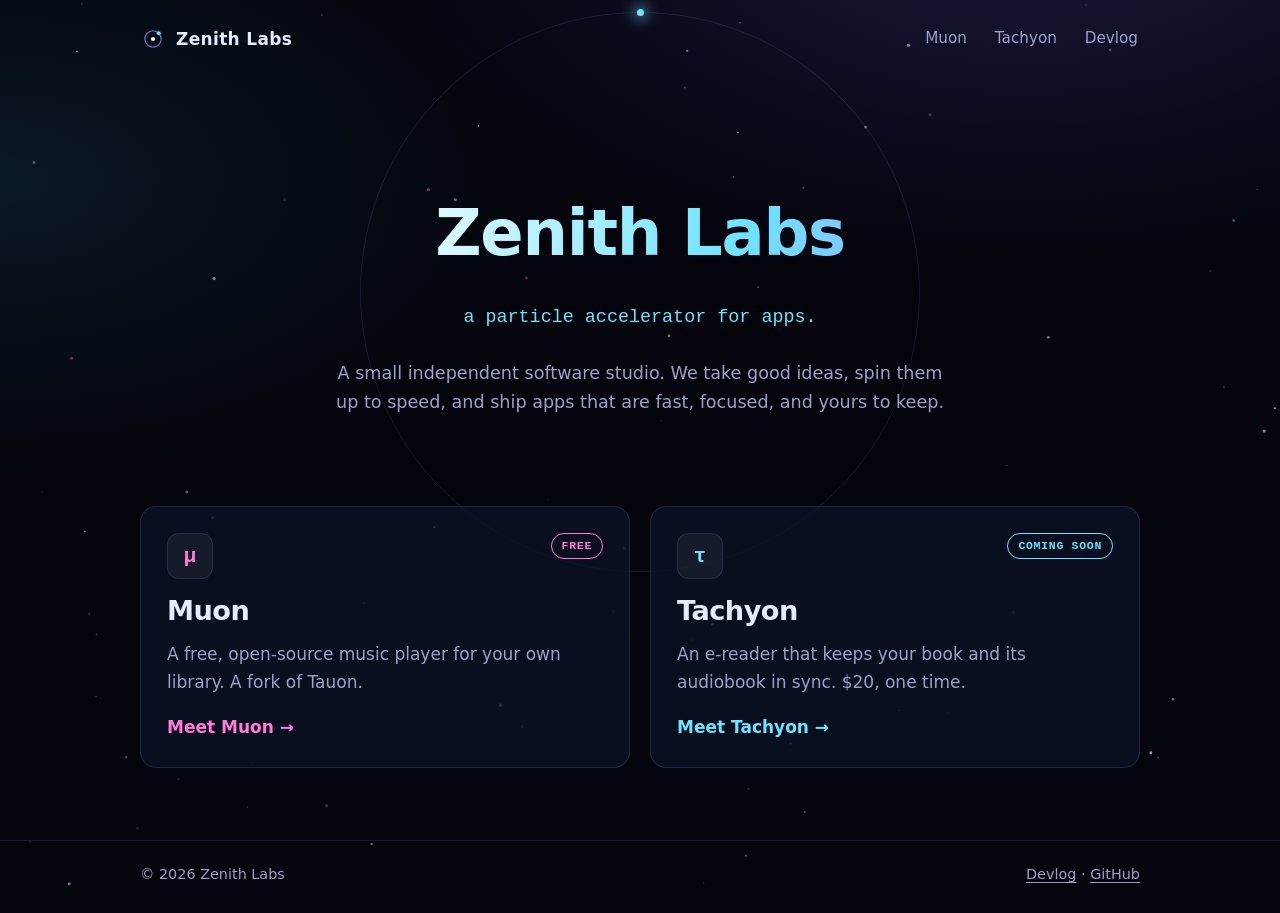
<file: index.html>
<!doctype html>
<html lang="en">
<head>
  <meta charset="utf-8">
  <meta name="viewport" content="width=device-width, initial-scale=1">
  <title>Zenith Labs — a particle accelerator for apps</title>
  <meta name="description" content="Zenith Labs is an independent software studio. Home of Muon, a free music player, and Tachyon, an e-reader with audiobook sync.">
  <meta name="theme-color" content="#04050c">
  <meta property="og:title" content="Zenith Labs">
  <meta property="og:description" content="a particle accelerator for apps.">
  <meta property="og:type" content="website">
  <meta property="og:url" content="https://zenith-labs-dev.github.io/">
  <link rel="icon" href="favicon.svg" type="image/svg+xml">
  <link rel="stylesheet" href="css/style.css">
</head>
<body class="home">
  <canvas id="particles" aria-hidden="true"></canvas>

  <header class="site-header">
    <div class="wrap">
      <a class="brand" href="./">
        <svg viewBox="0 0 32 32" aria-hidden="true"><circle cx="16" cy="16" r="10" fill="none" stroke="#a48bff" stroke-width="1.6" opacity=".7"/><circle cx="16" cy="16" r="2.6" fill="#fff"/><circle cx="23.1" cy="8.9" r="2.4" fill="#6fe3ff"/></svg>
        Zenith Labs
      </a>
      <nav class="site-nav" aria-label="Main">
        <a href="muon.html">Muon</a>
        <a href="tachyon.html">Tachyon</a>
        <a href="devlog.html">Devlog</a>
      </nav>
    </div>
  </header>

  <main>
    <section class="hero wrap">
      <div class="ring" aria-hidden="true"></div>
      <h1>Zenith Labs</h1>
      <p class="tagline">a particle accelerator for apps.</p>
      <p class="lede">
        A small independent software studio. We take good ideas, spin them up
        to speed, and ship apps that are fast, focused, and yours to keep.
      </p>
    </section>

    <section class="wrap" aria-label="Apps">
      <div class="cards">
        <a class="card muon" href="muon.html">
          <span class="badge">Free</span>
          <div class="app-icon" aria-hidden="true">μ</div>
          <h2>Muon</h2>
          <p>A free, open-source music player for your own library. A fork of Tauon.</p>
          <span class="more">Meet Muon →</span>
        </a>

        <a class="card tachyon" href="tachyon.html">
          <span class="badge">Coming soon</span>
          <div class="app-icon" aria-hidden="true">τ</div>
          <h2>Tachyon</h2>
          <p>An e-reader that keeps your book and its audiobook in sync. $20, one time.</p>
          <span class="more">Meet Tachyon →</span>
        </a>
      </div>
    </section>
  </main>

  <footer class="site-footer">
    <div class="wrap">
      <span>© 2026 Zenith Labs</span>
      <span><a href="devlog.html">Devlog</a> · <a href="https://github.com/zenith-labs-dev">GitHub</a></span>
    </div>
  </footer>

  <script src="js/site.js" defer></script>
</body>
</html>
</file>
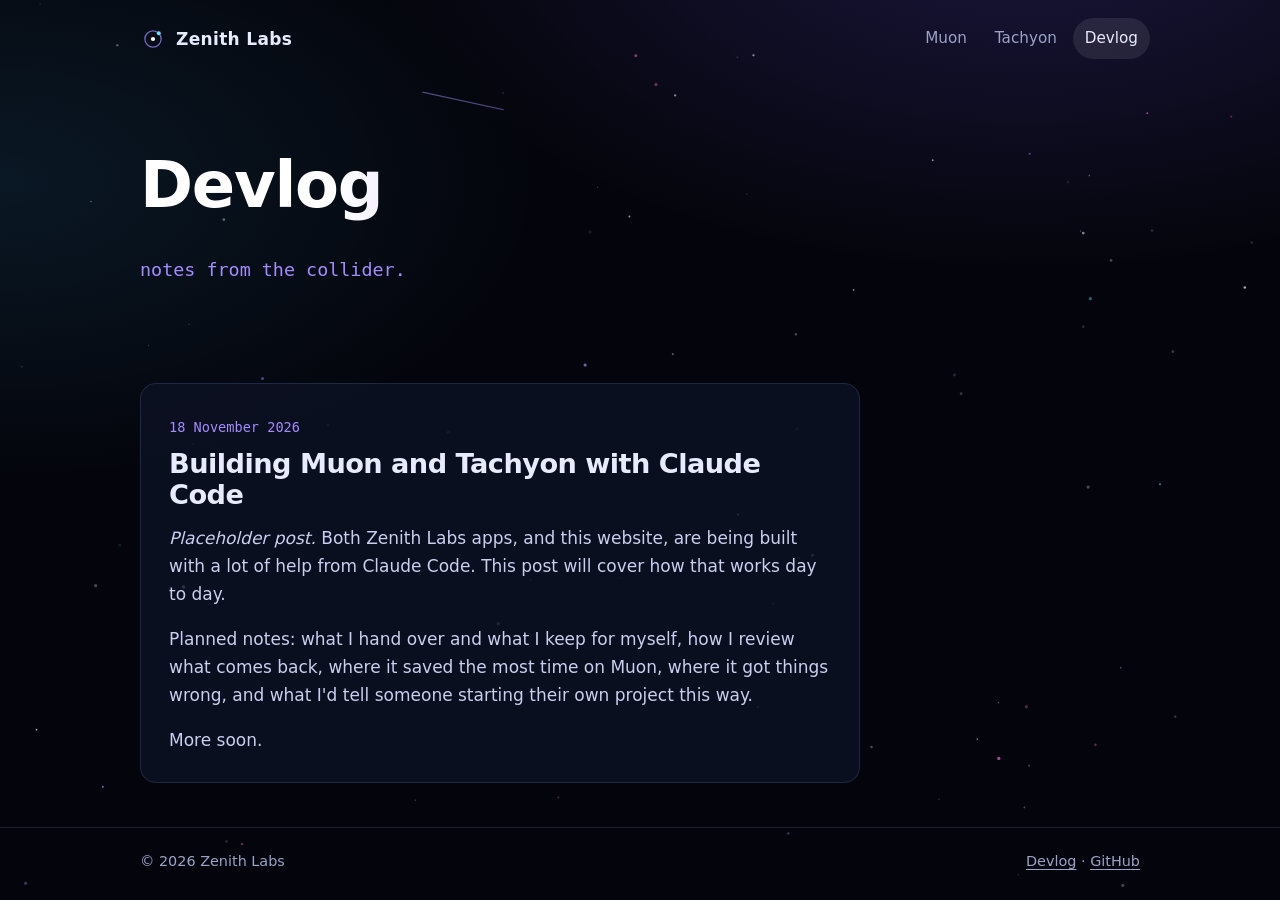
<file: devlog.html>
<!doctype html>
<html lang="en">
<head>
  <meta charset="utf-8">
  <meta name="viewport" content="width=device-width, initial-scale=1">
  <title>Devlog · Zenith Labs</title>
  <meta name="description" content="Notes from building Muon and Tachyon at Zenith Labs.">
  <meta name="theme-color" content="#04050c">
  <meta property="og:title" content="Zenith Labs Devlog">
  <meta property="og:description" content="Notes from building Muon and Tachyon.">
  <meta property="og:type" content="website">
  <meta property="og:url" content="https://zenith-labs-dev.github.io/devlog.html">
  <link rel="icon" href="favicon.svg" type="image/svg+xml">
  <link rel="stylesheet" href="css/style.css">
</head>
<body class="devlog">
  <canvas id="particles" aria-hidden="true"></canvas>

  <header class="site-header">
    <div class="wrap">
      <a class="brand" href="./">
        <svg viewBox="0 0 32 32" aria-hidden="true"><circle cx="16" cy="16" r="10" fill="none" stroke="#a48bff" stroke-width="1.6" opacity=".7"/><circle cx="16" cy="16" r="2.6" fill="#fff"/><circle cx="23.1" cy="8.9" r="2.4" fill="#6fe3ff"/></svg>
        Zenith Labs
      </a>
      <nav class="site-nav" aria-label="Main">
        <a href="muon.html">Muon</a>
        <a href="tachyon.html">Tachyon</a>
        <a href="devlog.html" aria-current="page">Devlog</a>
      </nav>
    </div>
  </header>

  <main class="wrap">
    <section class="hero left">
      <h1>Devlog</h1>
      <p class="tagline">notes from the collider.</p>
    </section>

    <!-- To add a post: copy one whole <article class="post">…</article> block,
         paste it above the newest one, and change the date, title and text. -->

    <article class="post" id="building-with-claude-code">
      <time datetime="2026-11-18">18 November 2026</time>
      <h2>Building Muon and Tachyon with Claude Code</h2>
      <!-- TODO: placeholder post — replace with the real thing -->
      <p>
        <em>Placeholder post.</em> Both Zenith Labs apps, and this website, are
        being built with a lot of help from Claude Code. This post will cover
        how that works day to day.
      </p>
      <p>
        Planned notes: what I hand over and what I keep for myself, how I
        review what comes back, where it saved the most time on Muon, where it
        got things wrong, and what I'd tell someone starting their own project
        this way.
      </p>
      <p>More soon.</p>
    </article>
  </main>

  <footer class="site-footer">
    <div class="wrap">
      <span>© 2026 Zenith Labs</span>
      <span><a href="devlog.html">Devlog</a> · <a href="https://github.com/zenith-labs-dev">GitHub</a></span>
    </div>
  </footer>

  <script src="js/site.js" defer></script>
</body>
</html>
</file>
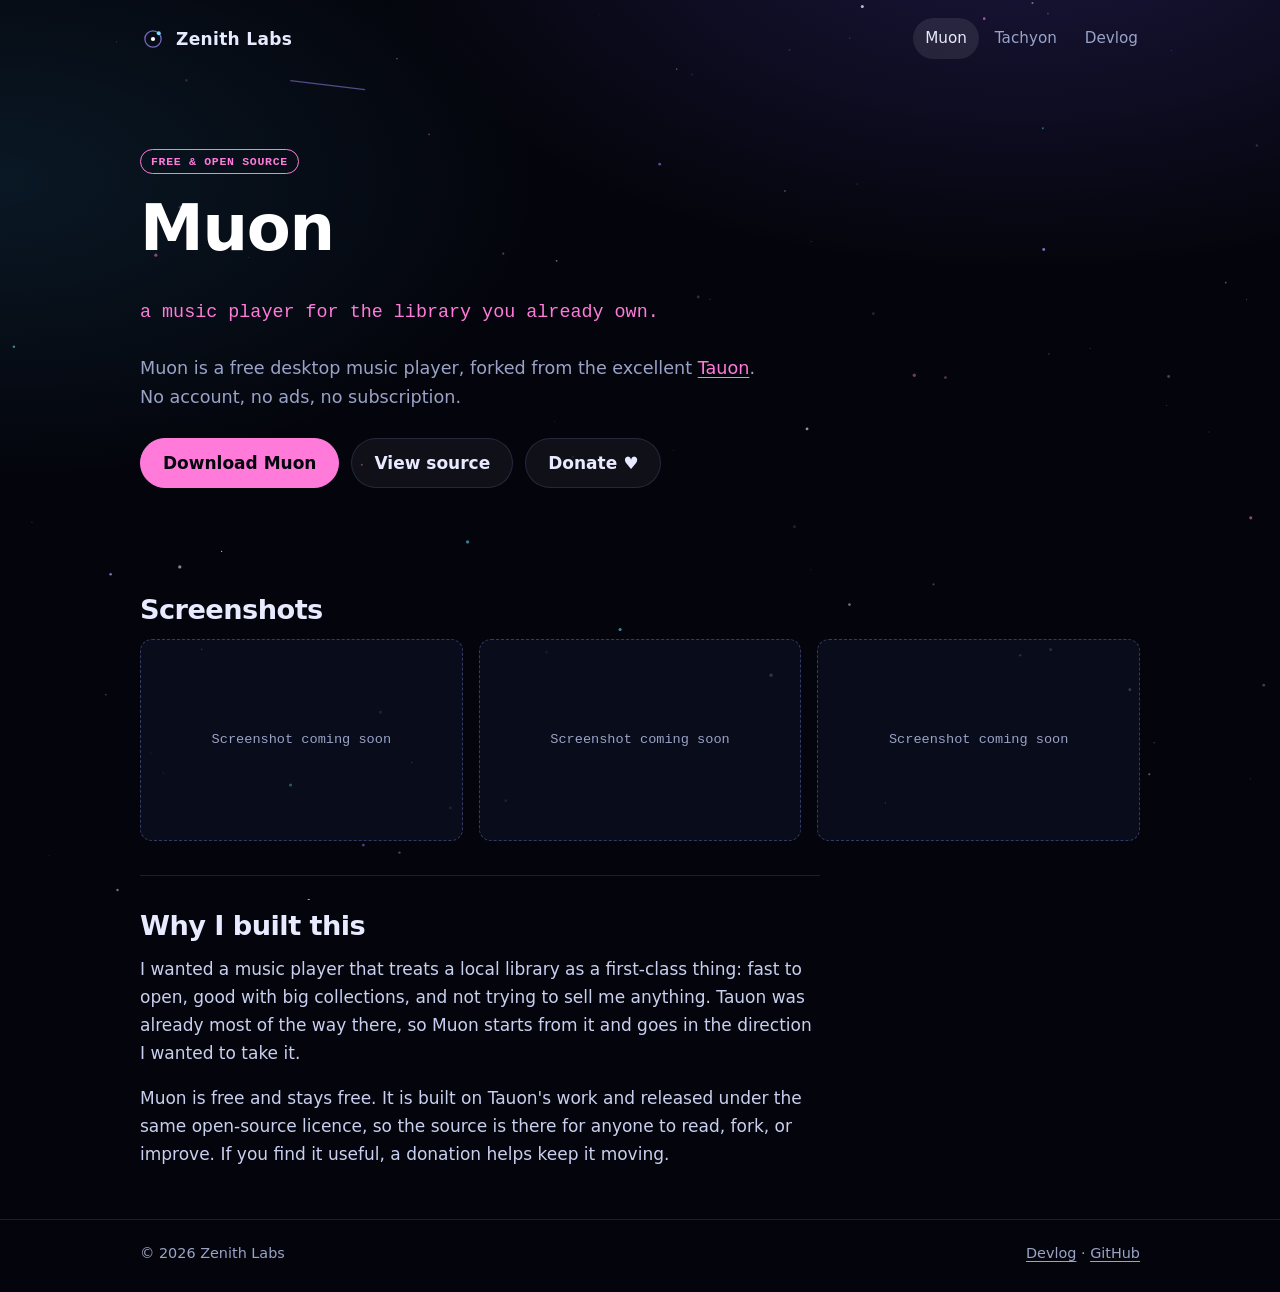
<file: muon.html>
<!doctype html>
<html lang="en">
<head>
  <meta charset="utf-8">
  <meta name="viewport" content="width=device-width, initial-scale=1">
  <title>Muon — free music player · Zenith Labs</title>
  <meta name="description" content="Muon is a free, open-source music player for your own library. A fork of Tauon, from Zenith Labs.">
  <meta name="theme-color" content="#04050c">
  <meta property="og:title" content="Muon — free music player">
  <meta property="og:description" content="A free, open-source music player for your own library. A fork of Tauon.">
  <meta property="og:type" content="website">
  <meta property="og:url" content="https://zenith-labs-dev.github.io/muon.html">
  <link rel="icon" href="favicon.svg" type="image/svg+xml">
  <link rel="stylesheet" href="css/style.css">
</head>
<body class="muon">
  <canvas id="particles" aria-hidden="true"></canvas>

  <header class="site-header">
    <div class="wrap">
      <a class="brand" href="./">
        <svg viewBox="0 0 32 32" aria-hidden="true"><circle cx="16" cy="16" r="10" fill="none" stroke="#a48bff" stroke-width="1.6" opacity=".7"/><circle cx="16" cy="16" r="2.6" fill="#fff"/><circle cx="23.1" cy="8.9" r="2.4" fill="#6fe3ff"/></svg>
        Zenith Labs
      </a>
      <nav class="site-nav" aria-label="Main">
        <a href="muon.html" aria-current="page">Muon</a>
        <a href="tachyon.html">Tachyon</a>
        <a href="devlog.html">Devlog</a>
      </nav>
    </div>
  </header>

  <main class="wrap">
    <section class="hero left">
      <span class="badge">Free &amp; open source</span>
      <h1>Muon</h1>
      <p class="tagline">a music player for the library you already own.</p>
      <p class="lede">
        Muon is a free desktop music player, forked from the excellent
        <a href="https://github.com/Taiko2k/Tauon">Tauon</a>. No account, no ads, no subscription.
      </p>

      <div class="actions">
        <!-- TODO: replace href="#" with the real download link and remove data-placeholder -->
        <a class="btn primary" href="#" data-placeholder title="Download link coming soon">Download Muon</a>
        <!-- TODO: check this is the right repo address -->
        <a class="btn" href="https://github.com/zenith-labs-dev/muon">View source</a>
        <!-- TODO: replace href="#" with your donation link and remove data-placeholder -->
        <a class="btn" href="#" data-placeholder title="Donation link coming soon">Donate ♥</a>
      </div>
    </section>

    <section class="section">
      <h2>Screenshots</h2>
      <!-- To add a screenshot: put the image in an "img" folder and swap a
           placeholder for:  <figure class="shot"><img src="img/muon-1.png" alt="Describe the picture" loading="lazy"></figure> -->
      <div class="shots">
        <figure class="shot">Screenshot coming soon</figure>
        <figure class="shot">Screenshot coming soon</figure>
        <figure class="shot">Screenshot coming soon</figure>
      </div>
    </section>

    <section class="section prose">
      <h2>Why I built this</h2>
      <!-- TODO: draft copy — rewrite in your own words -->
      <p>
        I wanted a music player that treats a local library as a first-class
        thing: fast to open, good with big collections, and not trying to sell
        me anything. Tauon was already most of the way there, so Muon starts
        from it and goes in the direction I wanted to take it.
      </p>
      <p>
        Muon is free and stays free. It is built on Tauon's work and released
        under the same open-source licence, so the source is there for anyone
        to read, fork, or improve. If you find it useful, a donation helps keep
        it moving.
      </p>
    </section>
  </main>

  <footer class="site-footer">
    <div class="wrap">
      <span>© 2026 Zenith Labs</span>
      <span><a href="devlog.html">Devlog</a> · <a href="https://github.com/zenith-labs-dev">GitHub</a></span>
    </div>
  </footer>

  <script src="js/site.js" defer></script>
</body>
</html>
</file>
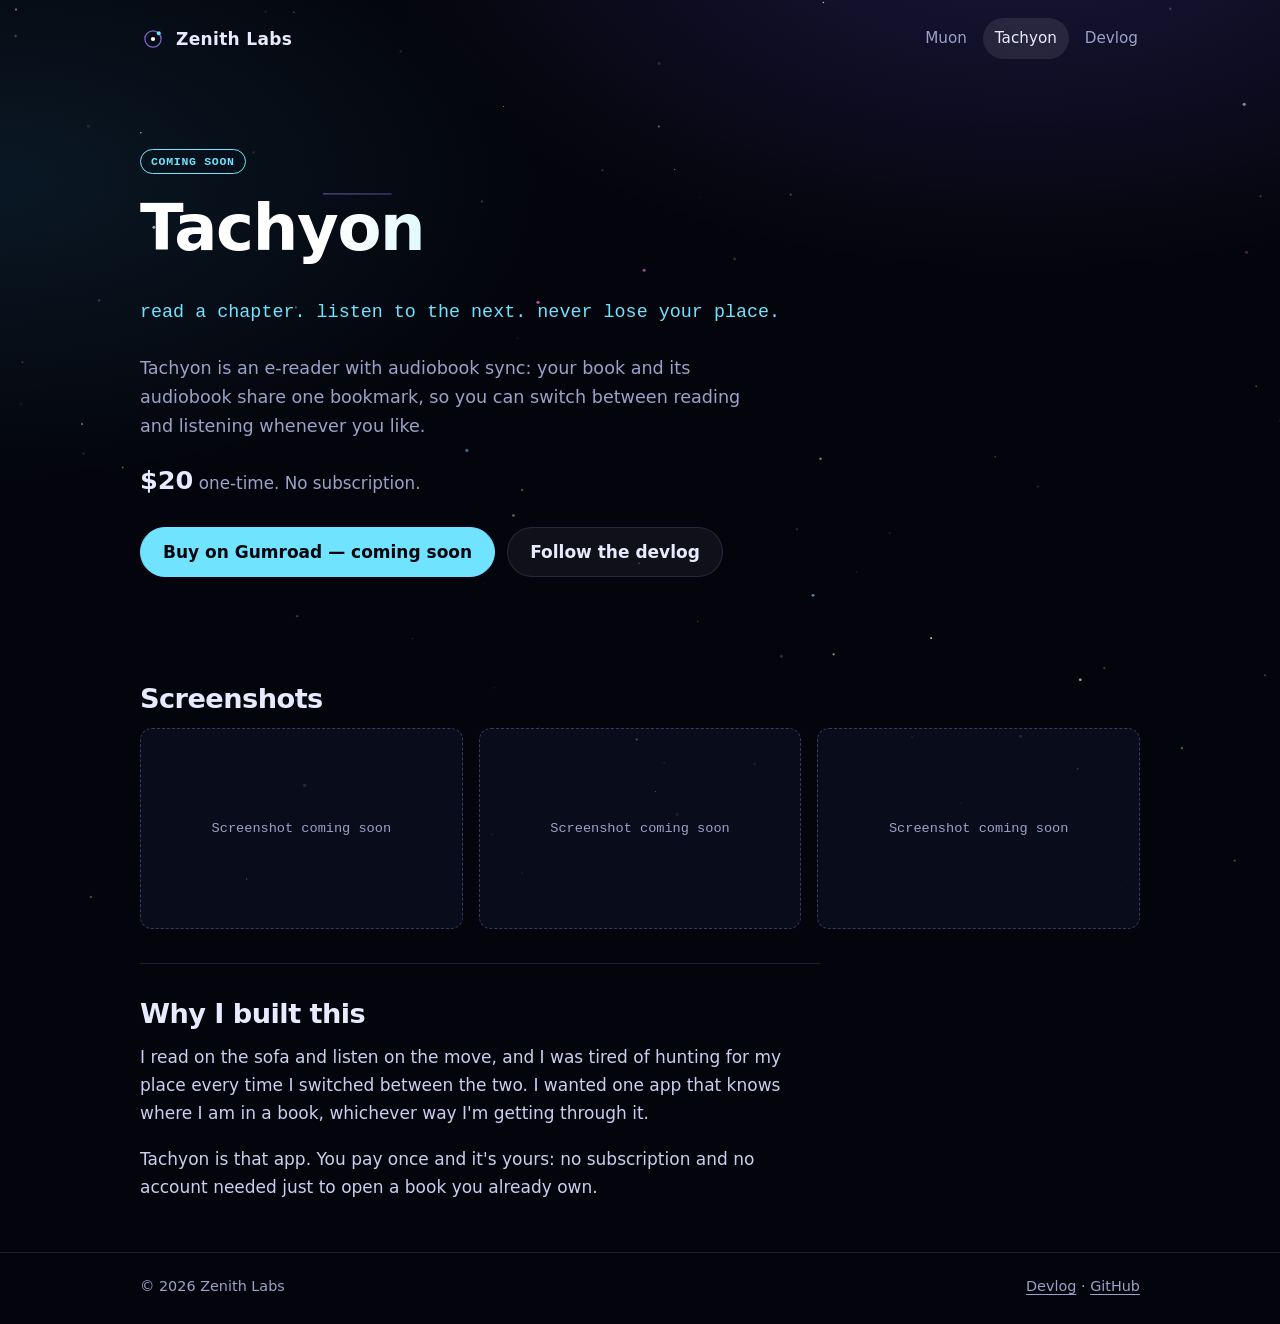
<file: tachyon.html>
<!doctype html>
<html lang="en">
<head>
  <meta charset="utf-8">
  <meta name="viewport" content="width=device-width, initial-scale=1">
  <title>Tachyon — e-reader with audiobook sync · Zenith Labs</title>
  <meta name="description" content="Tachyon is an e-reader that keeps your book and its audiobook in sync. Coming soon from Zenith Labs. $20, one-time purchase.">
  <meta name="theme-color" content="#04050c">
  <meta property="og:title" content="Tachyon — e-reader with audiobook sync">
  <meta property="og:description" content="Read a chapter, listen to the next, never lose your place. Coming soon. $20, one time.">
  <meta property="og:type" content="website">
  <meta property="og:url" content="https://zenith-labs-dev.github.io/tachyon.html">
  <link rel="icon" href="favicon.svg" type="image/svg+xml">
  <link rel="stylesheet" href="css/style.css">
</head>
<body class="tachyon">
  <canvas id="particles" aria-hidden="true"></canvas>

  <header class="site-header">
    <div class="wrap">
      <a class="brand" href="./">
        <svg viewBox="0 0 32 32" aria-hidden="true"><circle cx="16" cy="16" r="10" fill="none" stroke="#a48bff" stroke-width="1.6" opacity=".7"/><circle cx="16" cy="16" r="2.6" fill="#fff"/><circle cx="23.1" cy="8.9" r="2.4" fill="#6fe3ff"/></svg>
        Zenith Labs
      </a>
      <nav class="site-nav" aria-label="Main">
        <a href="muon.html">Muon</a>
        <a href="tachyon.html" aria-current="page">Tachyon</a>
        <a href="devlog.html">Devlog</a>
      </nav>
    </div>
  </header>

  <main class="wrap">
    <section class="hero left">
      <span class="badge">Coming soon</span>
      <h1>Tachyon</h1>
      <p class="tagline">read a chapter. listen to the next. never lose your place.</p>
      <p class="lede">
        Tachyon is an e-reader with audiobook sync: your book and its
        audiobook share one bookmark, so you can switch between reading and
        listening whenever you like.
      </p>

      <p class="price muted"><strong>$20</strong> one-time. No subscription.</p>

      <div class="actions">
        <!-- TODO: replace href="#" with your Gumroad link and remove data-placeholder -->
        <a class="btn primary" href="#" data-placeholder title="Gumroad link coming soon">Buy on Gumroad — coming soon</a>
        <a class="btn" href="devlog.html">Follow the devlog</a>
      </div>
    </section>

    <section class="section">
      <h2>Screenshots</h2>
      <!-- To add a screenshot: put the image in an "img" folder and swap a
           placeholder for:  <figure class="shot"><img src="img/tachyon-1.png" alt="Describe the picture" loading="lazy"></figure> -->
      <div class="shots">
        <figure class="shot">Screenshot coming soon</figure>
        <figure class="shot">Screenshot coming soon</figure>
        <figure class="shot">Screenshot coming soon</figure>
      </div>
    </section>

    <section class="section prose">
      <h2>Why I built this</h2>
      <!-- TODO: draft copy — rewrite in your own words -->
      <p>
        I read on the sofa and listen on the move, and I was tired of hunting
        for my place every time I switched between the two. I wanted one app
        that knows where I am in a book, whichever way I'm getting through it.
      </p>
      <p>
        Tachyon is that app. You pay once and it's yours: no subscription and
        no account needed just to open a book you already own.
      </p>
    </section>
  </main>

  <footer class="site-footer">
    <div class="wrap">
      <span>© 2026 Zenith Labs</span>
      <span><a href="devlog.html">Devlog</a> · <a href="https://github.com/zenith-labs-dev">GitHub</a></span>
    </div>
  </footer>

  <script src="js/site.js" defer></script>
</body>
</html>
</file>
<file: css/style.css>
/* Zenith Labs — shared styles. No build step: edit and refresh. */

:root {
  --bg: #04050c;
  --panel: rgba(14, 18, 38, 0.78);
  --line: rgba(140, 160, 255, 0.16);
  --text: #e8ebff;
  --muted: #9aa3c7;
  --cyan: #6fe3ff;
  --violet: #a48bff;
  --pink: #ff7ad9;
  --accent: var(--cyan);
  --radius: 16px;
  --wrap: 1040px;
  --font: system-ui, -apple-system, "Segoe UI", Roboto, "Helvetica Neue", Arial, sans-serif;
  --mono: ui-monospace, "SF Mono", "Cascadia Code", Menlo, Consolas, monospace;
}

/* Per-page accent colours */
body.muon { --accent: var(--pink); }
body.tachyon { --accent: var(--cyan); }
body.devlog { --accent: var(--violet); }

*, *::before, *::after { box-sizing: border-box; }

html {
  background:
    radial-gradient(1100px 600px at 80% -10%, rgba(120, 90, 255, 0.20), transparent 60%),
    radial-gradient(900px 500px at 0% 20%, rgba(60, 190, 255, 0.10), transparent 60%),
    var(--bg);
  background-attachment: fixed;
  color-scheme: dark;
  -webkit-text-size-adjust: 100%;
}

body {
  margin: 0;
  min-height: 100vh;
  min-height: 100dvh;
  display: flex;
  flex-direction: column;
  color: var(--text);
  font: 17px/1.65 var(--font);
}

#particles {
  position: fixed;
  inset: 0;
  width: 100%;
  height: 100%;
  z-index: -1;
  pointer-events: none;
}

.wrap {
  width: 100%;
  max-width: var(--wrap);
  margin: 0 auto;
  padding: 0 20px;
}

main { flex: 1; padding-bottom: 72px; }

a { color: var(--accent); text-underline-offset: 3px; }
a:hover { color: #fff; }
:focus-visible { outline: 2px solid var(--accent); outline-offset: 3px; border-radius: 6px; }

h1, h2, h3 { line-height: 1.15; letter-spacing: -0.02em; margin: 0 0 0.5em; }
h1 { font-size: clamp(2.3rem, 7vw, 4rem); }
h2 { font-size: clamp(1.35rem, 3.5vw, 1.7rem); }
h3 { font-size: 1.2rem; }
p { margin: 0 0 1em; }
.muted { color: var(--muted); }

/* ---------- Header ---------- */

.site-header .wrap {
  display: flex;
  flex-wrap: wrap;
  align-items: center;
  justify-content: space-between;
  gap: 8px 20px;
  padding-top: 18px;
  padding-bottom: 18px;
}

.brand {
  display: inline-flex;
  align-items: center;
  gap: 10px;
  color: var(--text);
  font-weight: 700;
  letter-spacing: 0.02em;
  text-decoration: none;
}
.brand svg { width: 26px; height: 26px; }

.site-nav { display: flex; gap: 4px; margin: 0 -10px; }
.site-nav a {
  padding: 8px 12px;
  border-radius: 999px;
  color: var(--muted);
  font-size: 0.95rem;
  text-decoration: none;
}
.site-nav a:hover { color: var(--text); background: rgba(255, 255, 255, 0.06); }
.site-nav a[aria-current="page"] { color: var(--text); background: rgba(255, 255, 255, 0.09); }

/* ---------- Hero ---------- */

.hero {
  position: relative;
  padding-top: clamp(48px, 11vw, 120px);
  padding-bottom: clamp(36px, 7vw, 72px);
  text-align: center;
}
.hero.left { text-align: left; padding-top: clamp(32px, 7vw, 72px); }
.hero .badge { margin-bottom: 18px; }

.hero h1 {
  background: linear-gradient(100deg, #fff 20%, var(--accent) 60%, var(--violet));
  -webkit-background-clip: text;
  background-clip: text;
  color: transparent;
}

.tagline {
  font-family: var(--mono);
  font-size: clamp(0.95rem, 2.6vw, 1.15rem);
  color: var(--accent);
  margin-bottom: 1.4em;
}

.lede {
  max-width: 620px;
  font-size: 1.1rem;
  color: var(--muted);
}
.hero:not(.left) .lede { margin-left: auto; margin-right: auto; }

/* Accelerator ring behind the home title (transform-only, so it's cheap) */
.ring {
  position: absolute;
  left: 50%;
  top: 50%;
  width: min(560px, 120vw);
  aspect-ratio: 1;
  margin: 0;
  translate: -50% -50%;
  border: 1px solid rgba(140, 160, 255, 0.13);
  border-radius: 50%;
  z-index: -1;
  animation: orbit 14s linear infinite;
  pointer-events: none;
}
.ring::after {
  content: "";
  position: absolute;
  top: -4px;
  left: 50%;
  width: 7px;
  height: 7px;
  margin-left: -3.5px;
  border-radius: 50%;
  background: var(--cyan);
  box-shadow: 0 0 14px 3px rgba(111, 227, 255, 0.7);
}
body { overflow-x: hidden; overflow-x: clip; }
@keyframes orbit { to { rotate: 360deg; } }

/* ---------- Cards ---------- */

.cards {
  display: grid;
  grid-template-columns: repeat(auto-fit, minmax(min(100%, 300px), 1fr));
  gap: 20px;
}

.card {
  position: relative;
  display: flex;
  flex-direction: column;
  padding: 26px;
  background: var(--panel);
  border: 1px solid var(--line);
  border-radius: var(--radius);
  color: var(--text);
  text-decoration: none;
  transition: transform 0.18s ease, border-color 0.18s ease;
}
a.card:hover { transform: translateY(-3px); border-color: var(--accent); color: var(--text); }
.card.muon { --accent: var(--pink); }
.card.tachyon { --accent: var(--cyan); }
.card p { color: var(--muted); }
.card .more { margin-top: auto; color: var(--accent); font-weight: 600; }

.app-icon {
  width: 46px;
  height: 46px;
  margin-bottom: 16px;
  border-radius: 12px;
  display: grid;
  place-items: center;
  font: 700 1.3rem var(--mono);
  color: var(--accent);
  background: rgba(255, 255, 255, 0.05);
  border: 1px solid var(--line);
}

.badge {
  display: inline-block;
  padding: 3px 10px;
  border: 1px solid currentColor;
  border-radius: 999px;
  color: var(--accent);
  font: 600 0.72rem/1.5 var(--mono);
  letter-spacing: 0.06em;
  text-transform: uppercase;
  vertical-align: middle;
}
.card .badge { position: absolute; top: 26px; right: 26px; }

/* ---------- Sections ---------- */

.section { padding: 34px 0; }
.section + .section { border-top: 1px solid var(--line); }
.prose { max-width: 680px; }
.prose p { color: #c9cfee; }

/* ---------- Buttons ---------- */

.actions { display: flex; flex-wrap: wrap; gap: 12px; margin-top: 26px; }
.hero:not(.left) .actions { justify-content: center; }

.btn {
  display: inline-flex;
  align-items: center;
  justify-content: center;
  min-height: 46px;
  padding: 10px 22px;
  border: 1px solid var(--line);
  border-radius: 999px;
  background: rgba(255, 255, 255, 0.05);
  color: var(--text);
  font-weight: 600;
  text-decoration: none;
  transition: background 0.15s ease, border-color 0.15s ease;
}
.btn:hover { background: rgba(255, 255, 255, 0.11); border-color: var(--accent); color: #fff; }
.btn.primary { background: var(--accent); border-color: var(--accent); color: #05060d; }
.btn.primary:hover { background: #fff; border-color: #fff; color: #05060d; }

.price { font-size: 1.05rem; }
.price strong { font-size: 1.6rem; color: var(--text); }

/* ---------- Screenshots ---------- */

.shots {
  display: grid;
  grid-template-columns: repeat(auto-fit, minmax(min(100%, 280px), 1fr));
  gap: 16px;
}
.shot {
  margin: 0;
  aspect-ratio: 16 / 10;
  display: grid;
  place-items: center;
  overflow: hidden;
  border: 1px dashed rgba(140, 160, 255, 0.32);
  border-radius: 12px;
  background: rgba(14, 18, 38, 0.6);
  color: var(--muted);
  font: 0.85rem var(--mono);
}
.shot:has(img) { border-style: solid; border-color: var(--line); }
.shot img { width: 100%; height: 100%; object-fit: cover; display: block; }

/* ---------- Devlog ---------- */

.post {
  max-width: 720px;
  padding: 28px;
  background: var(--panel);
  border: 1px solid var(--line);
  border-radius: var(--radius);
}
.post + .post { margin-top: 24px; }
.post time { font: 0.85rem var(--mono); color: var(--accent); }
.post h2 { margin-top: 0.3em; }
.post p { color: #c9cfee; }
.post p:last-child { margin-bottom: 0; }

/* ---------- Footer ---------- */

.site-footer {
  border-top: 1px solid var(--line);
  color: var(--muted);
  font-size: 0.9rem;
}
.site-footer .wrap {
  display: flex;
  flex-wrap: wrap;
  justify-content: space-between;
  gap: 6px 20px;
  padding-top: 22px;
  padding-bottom: 26px;
}
.site-footer a { color: var(--muted); }
.site-footer a:hover { color: var(--text); }

/* ---------- Small screens / motion ---------- */

@media (max-width: 520px) {
  body { font-size: 16px; }
  .card, .post { padding: 20px; }
  .card .badge { top: 20px; right: 20px; }
  .actions .btn { flex: 1 1 100%; }
}

@media (prefers-reduced-motion: reduce) {
  .ring { animation: none; }
  .card, .btn { transition: none; }
}
</file>
